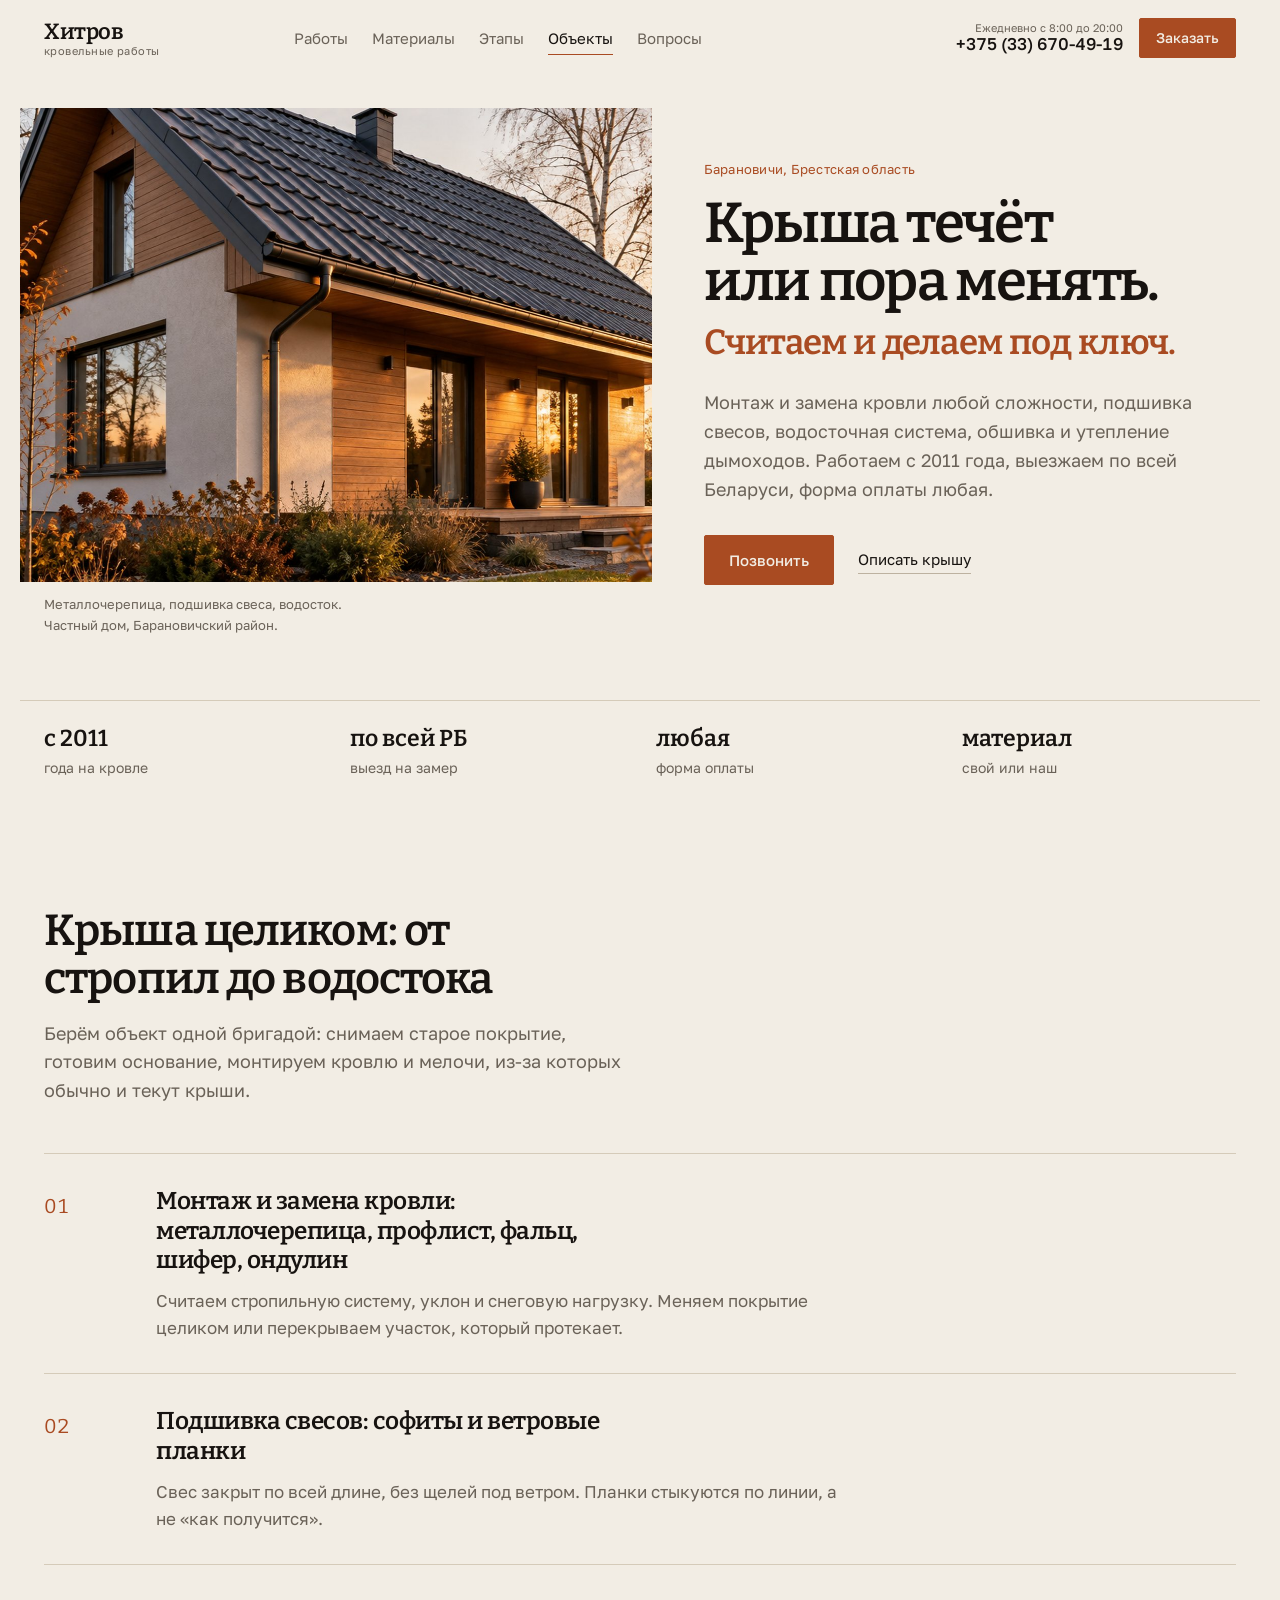
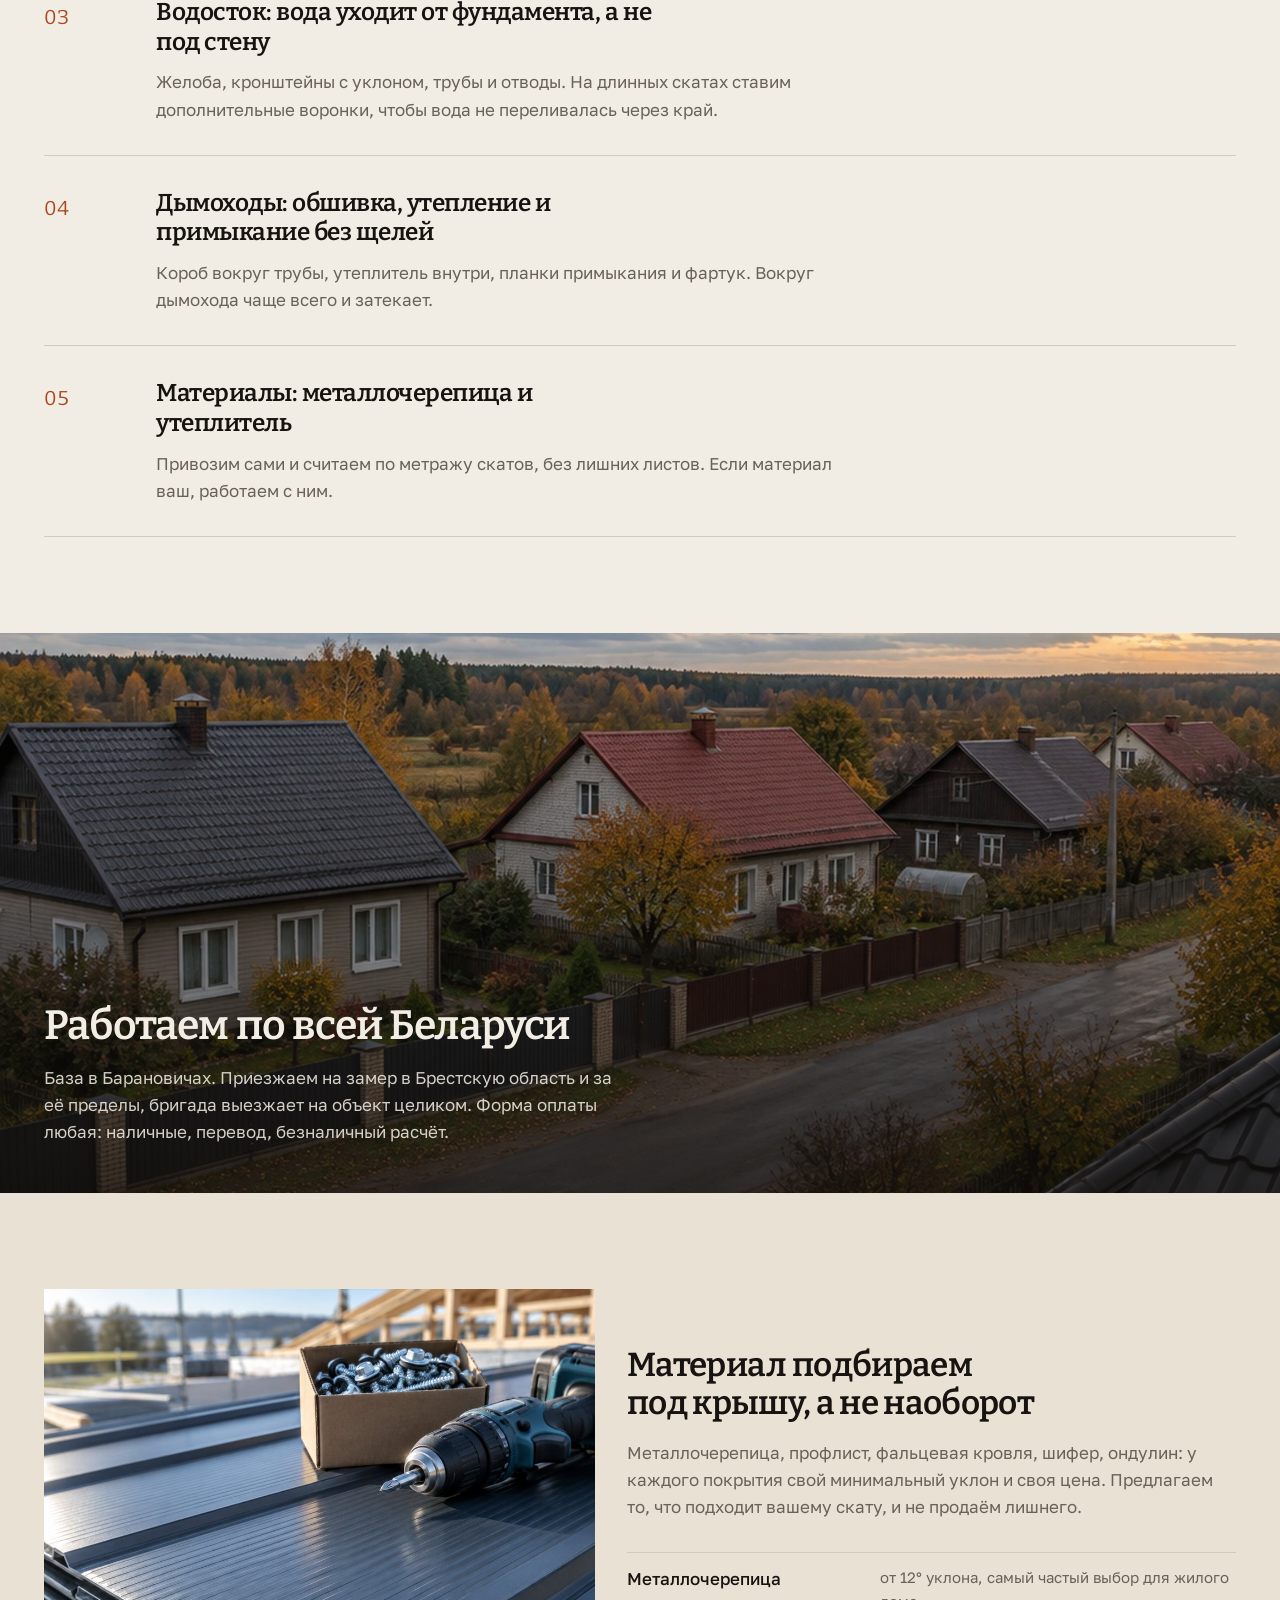
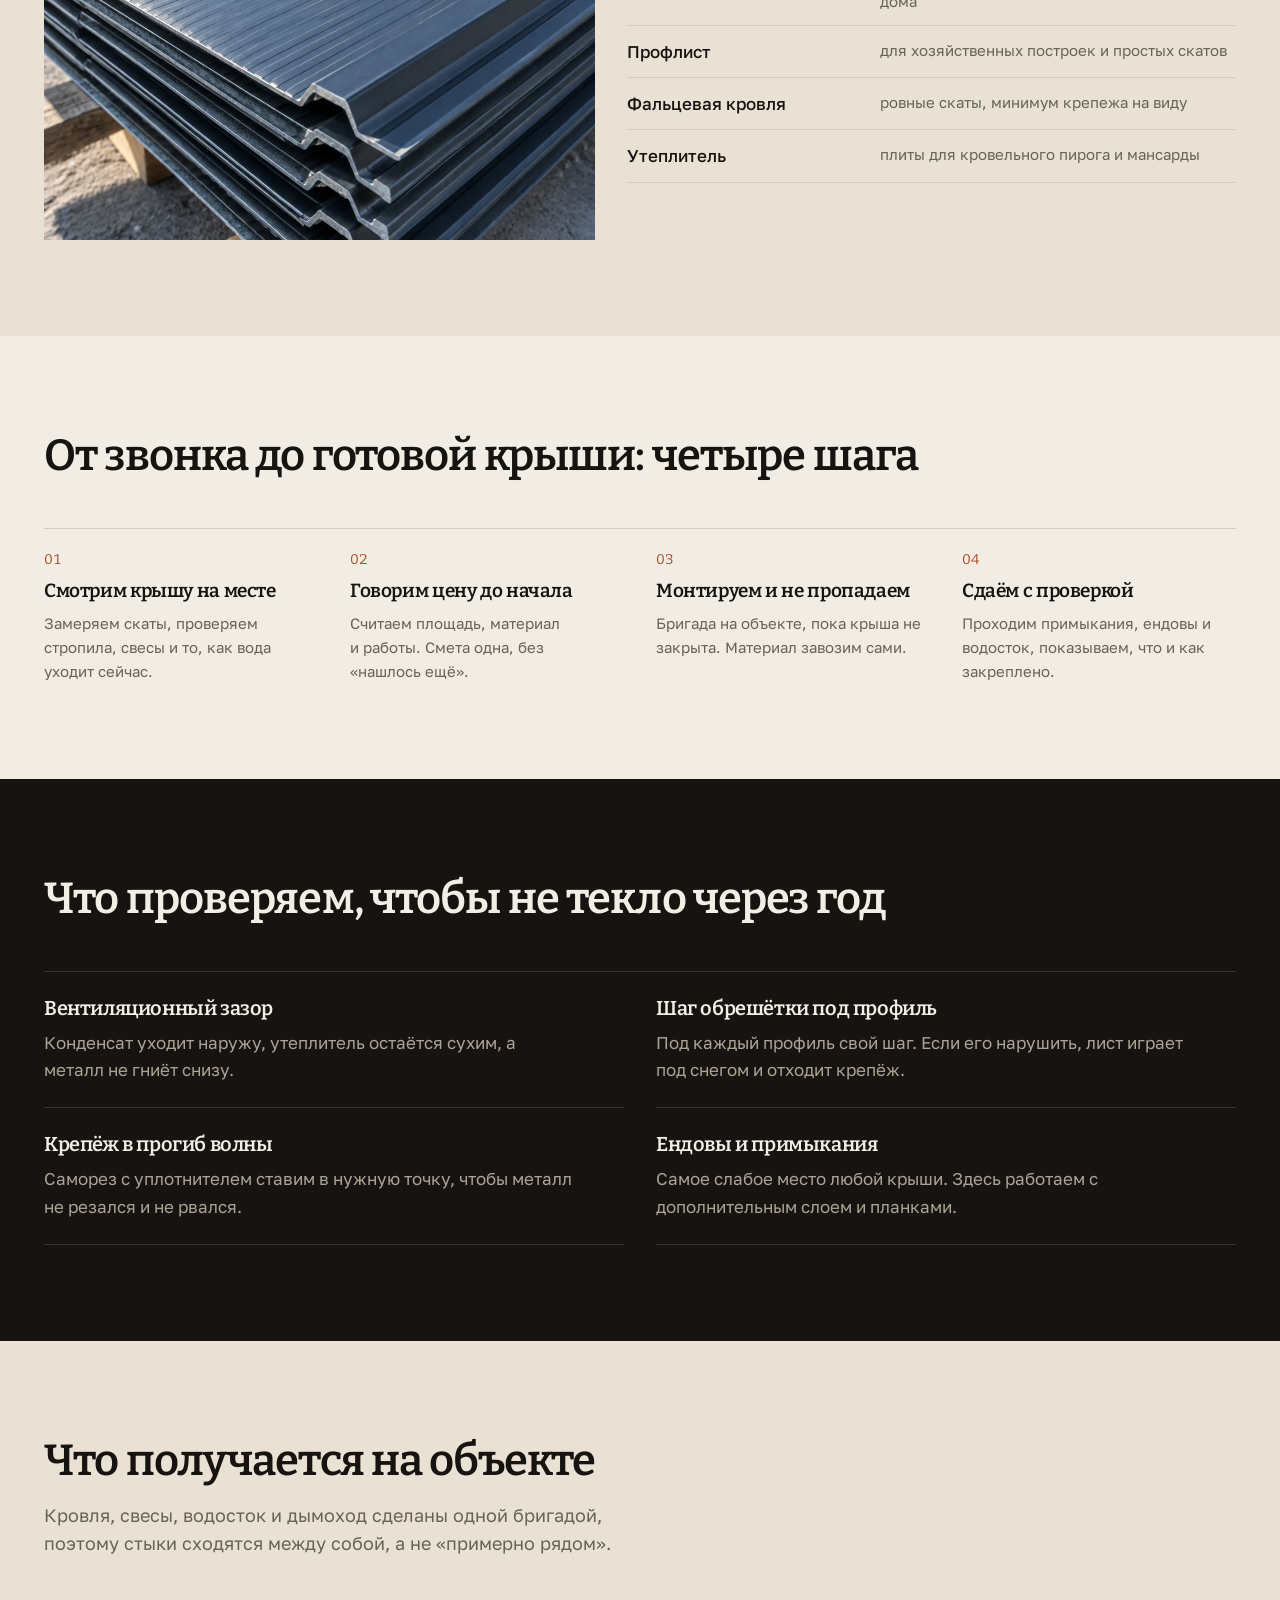
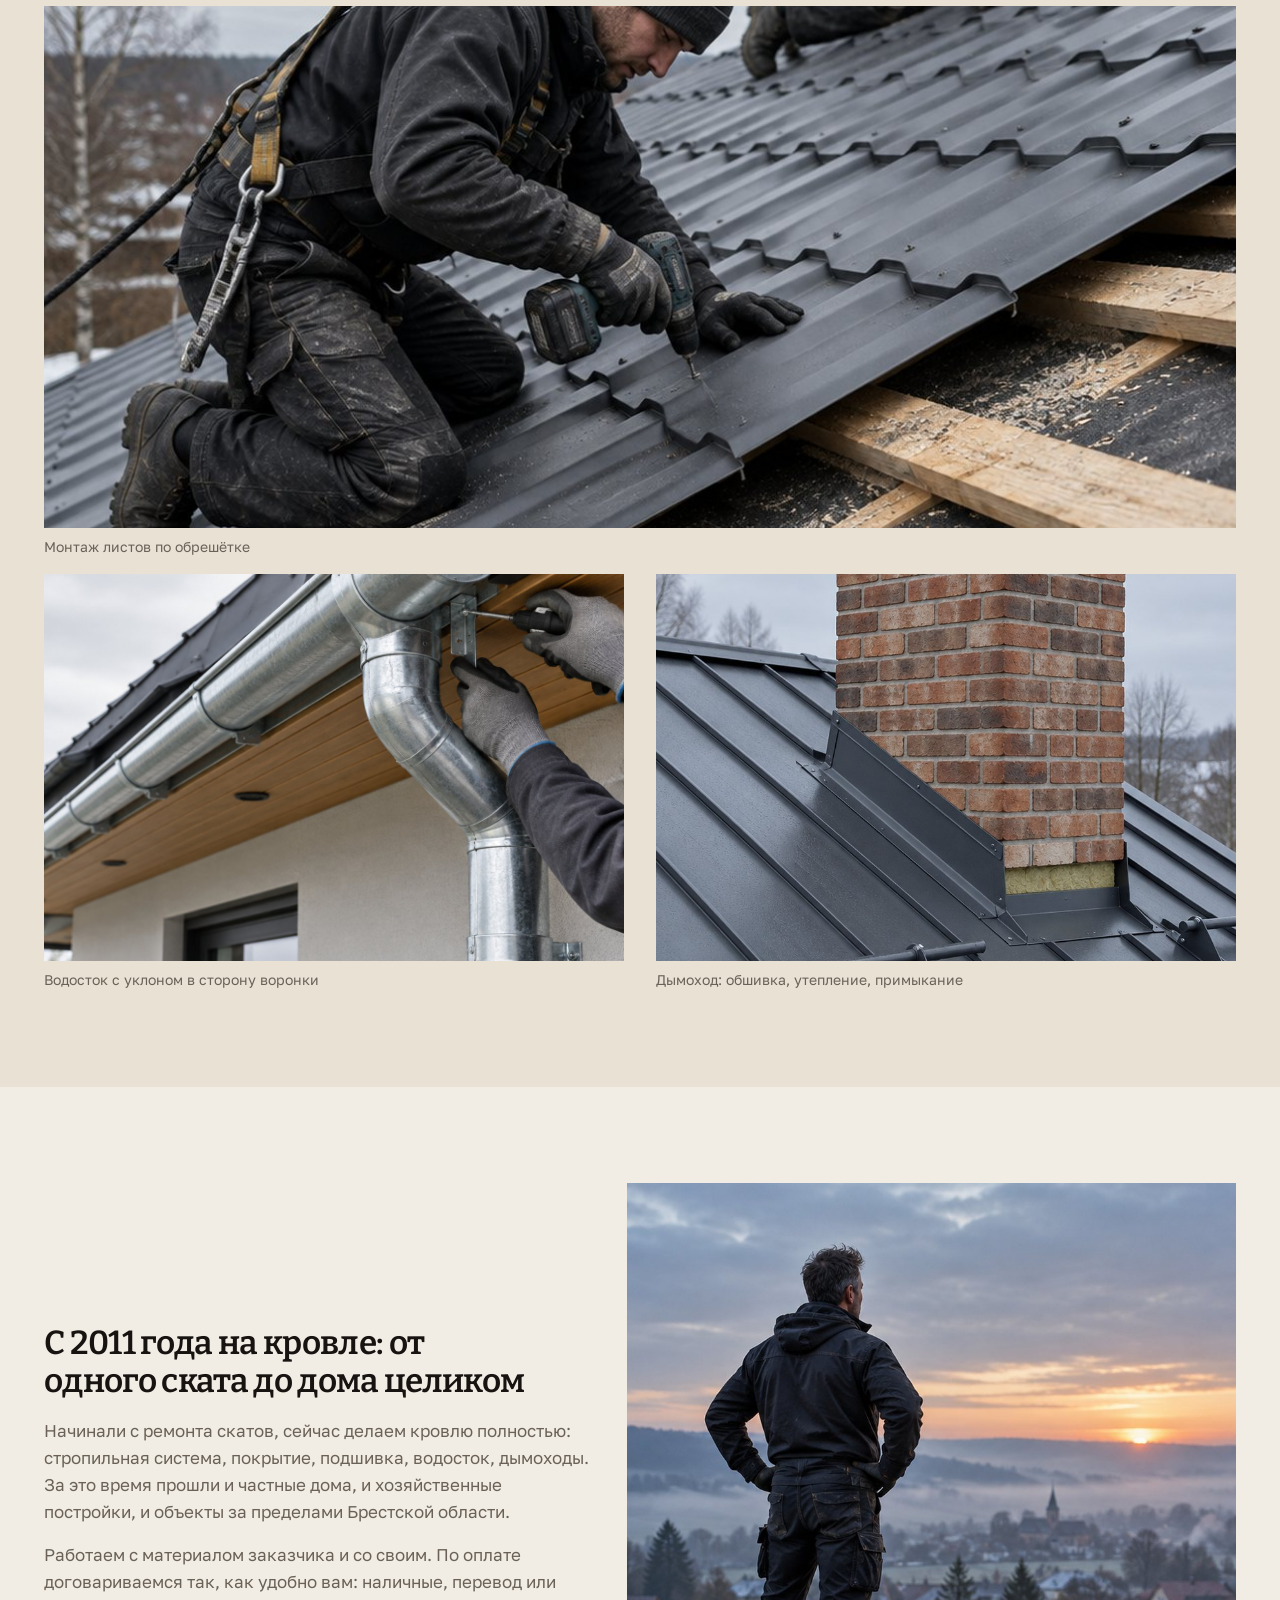
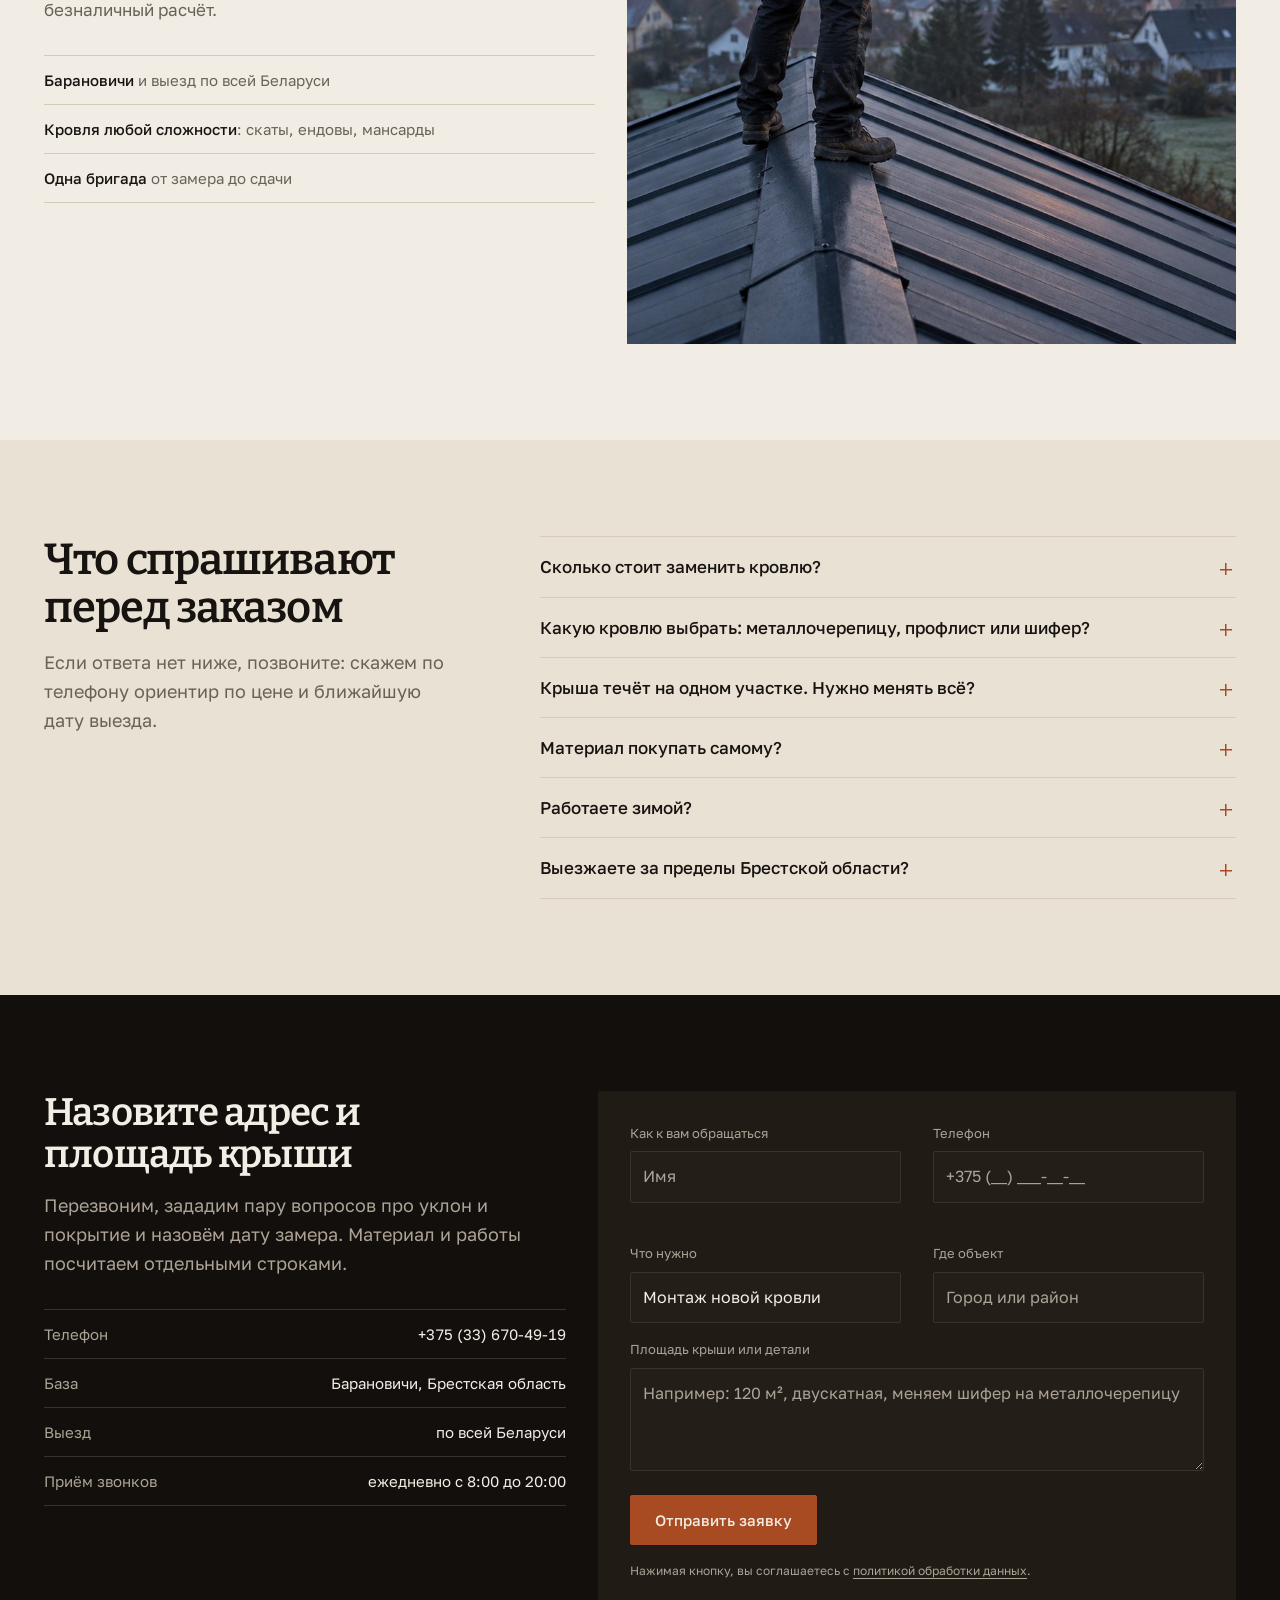
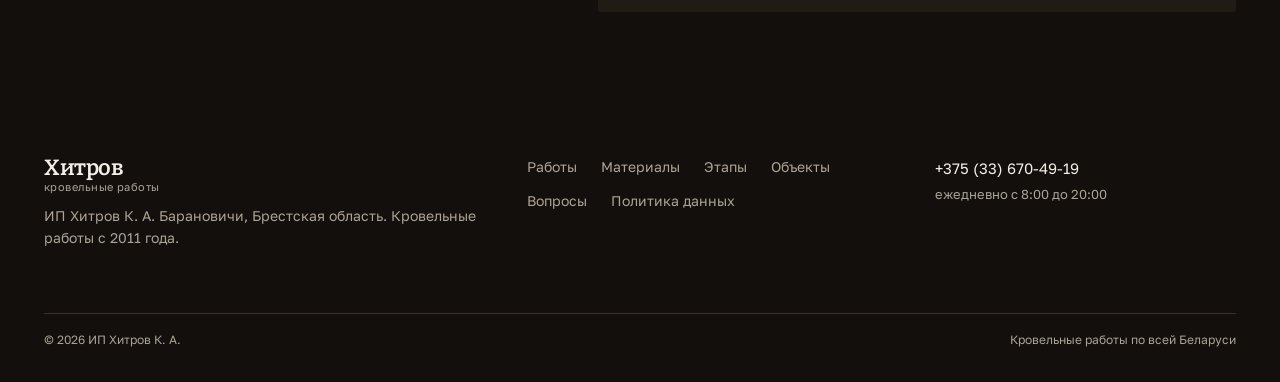
<file: index.html>
<!doctype html>
<html lang="ru">
<head>
<meta charset="utf-8">
<meta name="viewport" content="width=device-width, initial-scale=1">
<title>Кровельные работы в Барановичах: монтаж и замена кровли | ИП Хитров</title>
<meta name="description" content="Монтаж и замена кровли, подшивка свесов, водосточные системы, обшивка и утепление дымоходов. Металлочерепица и утеплитель. Работаем с 2011 года по всей Беларуси. Барановичи, +375 (33) 670-49-19.">
<meta name="keywords" content="кровельные работы, монтаж кровли, замена кровли, кровля под ключ, металлочерепица, кровля из профлиста, фальцевая кровля, шифер, ондулин, кровельщик Барановичи">
<link rel="canonical" href="https://romjjjke.github.io/hitrov/">
<meta name="theme-color" content="#171310">
<meta property="og:type" content="website">
<meta property="og:locale" content="ru_RU">
<meta property="og:site_name" content="ИП Хитров К. А.">
<meta property="og:title" content="Кровельные работы в Барановичах: монтаж и замена кровли">
<meta property="og:description" content="Кровля целиком: монтаж, подшивка, водосток, дымоходы. С 2011 года, по всей Беларуси.">
<meta property="og:url" content="https://romjjjke.github.io/hitrov/">
<meta property="og:image" content="https://romjjjke.github.io/hitrov/assets/img/house.jpg">
<meta name="twitter:card" content="summary_large_image">
<link rel="icon" href="favicon.svg" type="image/svg+xml">
<link rel="preconnect" href="https://fonts.googleapis.com">
<link rel="preconnect" href="https://fonts.gstatic.com" crossorigin>
<link rel="stylesheet" href="https://fonts.googleapis.com/css2?family=Bitter:wght@400;500;600&family=Golos+Text:wght@400;500;600&display=swap">
<script>document.documentElement.classList.add("js");</script>
<link rel="stylesheet" href="assets/css/style.css">
<script type="application/ld+json">
{
  "@context": "https://schema.org",
  "@type": "RoofingContractor",
  "@id": "https://romjjjke.github.io/hitrov/#business",
  "name": "ИП Хитров К. А.",
  "description": "Кровельные работы: монтаж и замена кровли, подшивка свесов, водосточные системы, обшивка и утепление дымоходов. Продажа металлочерепицы и утеплителя.",
  "telephone": "+375336704919",
  "url": "https://romjjjke.github.io/hitrov/",
  "image": "https://romjjjke.github.io/hitrov/assets/img/house.jpg",
  "foundingDate": "2011",
  "address": {
    "@type": "PostalAddress",
    "addressLocality": "Барановичи",
    "addressRegion": "Брестская область",
    "addressCountry": "BY"
  },
  "areaServed": { "@type": "Country", "name": "Беларусь" },
  "hasOfferCatalog": {
    "@type": "OfferCatalog",
    "name": "Кровельные работы",
    "itemListElement": [
      { "@type": "Offer", "itemOffered": { "@type": "Service", "name": "Монтаж и замена кровли" } },
      { "@type": "Offer", "itemOffered": { "@type": "Service", "name": "Подшивка свесов" } },
      { "@type": "Offer", "itemOffered": { "@type": "Service", "name": "Водосточные системы" } },
      { "@type": "Offer", "itemOffered": { "@type": "Service", "name": "Обшивка и утепление дымоходов" } }
    ]
  }
}
</script>
</head>
<body>

<a class="skip" href="#main">К содержимому</a>

<header class="header" id="header">
  <div class="header__inner">
    <a class="brand" href="#top">
      <span class="brand__name">Хитров</span>
      <span class="brand__role">кровельные работы</span>
    </a>
    <nav class="nav" id="nav" aria-label="Основная навигация">
      <a href="#rabota">Работы</a>
      <a href="#material">Материалы</a>
      <a href="#etapy">Этапы</a>
      <a href="#objekty">Объекты</a>
      <a href="#voprosy">Вопросы</a>
    </nav>
    <div class="header__actions">
      <a class="header__phone" href="tel:+375336704919">
        <span class="header__phone-label">Ежедневно с 8:00 до 20:00</span>
        <span class="header__phone-number">+375 (33) 670-49-19</span>
      </a>
      <a class="btn btn--accent btn--sm" href="#zayavka">Заказать</a>
      <button class="burger" id="burger" type="button" aria-label="Открыть меню" aria-expanded="false" aria-controls="menu">
        <span></span><span></span>
      </button>
    </div>
  </div>
</header>

<div class="menu" id="menu" aria-hidden="true">
  <div class="menu__inner">
    <p class="menu__label">Барановичи, Брестская область</p>
    <nav class="menu__nav" aria-label="Мобильная навигация">
      <a href="#rabota">Работы</a>
      <a href="#material">Материалы</a>
      <a href="#etapy">Этапы</a>
      <a href="#objekty">Объекты</a>
      <a href="#voprosy">Вопросы</a>
      <a href="#zayavka">Заявка</a>
    </nav>
    <div class="menu__foot">
      <a class="menu__phone" href="tel:+375336704919">+375 (33) 670-49-19</a>
      <span>Работаем по всей Беларуси</span>
    </div>
  </div>
</div>

<main id="main">

  <!-- HERO -->
  <section class="hero" id="top">
    <div class="hero__grid">
      <figure class="hero__media">
        <img src="assets/img/house.jpg" width="1400" height="933" alt="Частный дом с новой кровлей из металлочерепицы и водосточной системой" fetchpriority="high" decoding="async">
        <figcaption>Металлочерепица, подшивка свеса, водосток. Частный дом, Барановичский район.</figcaption>
      </figure>
      <div class="hero__copy">
        <p class="hero__place">Барановичи, Брестская область</p>
        <h1 class="hero__title">Крыша течёт<br>или пора менять.<br><span class="hero__title-accent">Считаем и делаем под ключ.</span></h1>
        <p class="hero__lede">
          Монтаж и замена кровли любой сложности, подшивка свесов, водосточная
          система, обшивка и утепление дымоходов. Работаем с 2011 года, выезжаем
          по всей Беларуси, форма оплаты любая.
        </p>
        <div class="hero__actions">
          <a class="btn btn--accent" href="tel:+375336704919">Позвонить</a>
          <a class="link-underline" href="#zayavka">Описать крышу</a>
        </div>
      </div>
    </div>
    <ul class="facts">
      <li><b>с 2011</b><span>года на кровле</span></li>
      <li><b>по всей РБ</b><span>выезд на замер</span></li>
      <li><b>любая</b><span>форма оплаты</span></li>
      <li><b>материал</b><span>свой или наш</span></li>
    </ul>
  </section>

  <!-- WORKS -->
  <section class="section" id="rabota">
    <div class="wrap">
      <div class="section__head">
        <h2 class="section__title">Крыша целиком: от стропил до водостока</h2>
        <p class="section__intro">
          Берём объект одной бригадой: снимаем старое покрытие, готовим основание,
          монтируем кровлю и мелочи, из-за которых обычно и текут крыши.
        </p>
      </div>

      <ol class="works">
        <li class="works__item">
          <span class="works__num">01</span>
          <div class="works__body">
            <h3>Монтаж и замена кровли: металлочерепица, профлист, фальц, шифер, ондулин</h3>
            <p>Считаем стропильную систему, уклон и снеговую нагрузку. Меняем покрытие
              целиком или перекрываем участок, который протекает.</p>
          </div>
        </li>
        <li class="works__item">
          <span class="works__num">02</span>
          <div class="works__body">
            <h3>Подшивка свесов: софиты и ветровые планки</h3>
            <p>Свес закрыт по всей длине, без щелей под ветром. Планки стыкуются по
              линии, а не «как получится».</p>
          </div>
        </li>
        <li class="works__item">
          <span class="works__num">03</span>
          <div class="works__body">
            <h3>Водосток: вода уходит от фундамента, а не под стену</h3>
            <p>Желоба, кронштейны с уклоном, трубы и отводы. На длинных скатах ставим
              дополнительные воронки, чтобы вода не переливалась через край.</p>
          </div>
        </li>
        <li class="works__item">
          <span class="works__num">04</span>
          <div class="works__body">
            <h3>Дымоходы: обшивка, утепление и примыкание без щелей</h3>
            <p>Короб вокруг трубы, утеплитель внутри, планки примыкания и фартук.
              Вокруг дымохода чаще всего и затекает.</p>
          </div>
        </li>
        <li class="works__item">
          <span class="works__num">05</span>
          <div class="works__body">
            <h3>Материалы: металлочерепица и утеплитель</h3>
            <p>Привозим сами и считаем по метражу скатов, без лишних листов. Если
              материал ваш, работаем с ним.</p>
          </div>
        </li>
      </ol>
    </div>
  </section>

  <!-- BAND -->
  <section class="band" aria-labelledby="band-title">
    <img class="band__img" src="assets/img/street.jpg" width="1600" height="800" alt="Дома с новыми кровлями в Барановичском районе" loading="lazy" decoding="async">
    <div class="band__inner">
      <h2 class="band__title" id="band-title">Работаем по всей Беларуси</h2>
      <p class="band__text">
        База в Барановичах. Приезжаем на замер в Брестскую область и за её пределы,
        бригада выезжает на объект целиком. Форма оплаты любая: наличные, перевод,
        безналичный расчёт.
      </p>
    </div>
  </section>

  <!-- MATERIAL -->
  <section class="section section--tint" id="material">
    <div class="wrap split">
      <figure class="split__media">
        <img src="assets/img/sheets.jpg" width="1000" height="1000" alt="Листы металлочерепицы, саморезы и инструмент на объекте" loading="lazy" decoding="async">
      </figure>
      <div class="split__body">
        <h2 class="split__title">Материал подбираем под крышу, а не наоборот</h2>
        <p>
          Металлочерепица, профлист, фальцевая кровля, шифер, ондулин: у каждого
          покрытия свой минимальный уклон и своя цена. Предлагаем то, что подходит
          вашему скату, и не продаём лишнего.
        </p>
        <dl class="spec">
          <div><dt>Металлочерепица</dt><dd>от 12° уклона, самый частый выбор для жилого дома</dd></div>
          <div><dt>Профлист</dt><dd>для хозяйственных построек и простых скатов</dd></div>
          <div><dt>Фальцевая кровля</dt><dd>ровные скаты, минимум крепежа на виду</dd></div>
          <div><dt>Утеплитель</dt><dd>плиты для кровельного пирога и мансарды</dd></div>
        </dl>
      </div>
    </div>
  </section>

  <!-- STEPS -->
  <section class="section" id="etapy">
    <div class="wrap">
      <div class="section__head section__head--wide">
        <h2 class="section__title">От звонка до готовой крыши: четыре шага</h2>
      </div>
      <ol class="steps">
        <li class="step">
          <span class="step__num">01</span>
          <h3>Смотрим крышу на месте</h3>
          <p>Замеряем скаты, проверяем стропила, свесы и то, как вода уходит сейчас.</p>
        </li>
        <li class="step">
          <span class="step__num">02</span>
          <h3>Говорим цену до начала</h3>
          <p>Считаем площадь, материал и работы. Смета одна, без «нашлось ещё».</p>
        </li>
        <li class="step">
          <span class="step__num">03</span>
          <h3>Монтируем и не пропадаем</h3>
          <p>Бригада на объекте, пока крыша не закрыта. Материал завозим сами.</p>
        </li>
        <li class="step">
          <span class="step__num">04</span>
          <h3>Сдаём с проверкой</h3>
          <p>Проходим примыкания, ендовы и водосток, показываем, что и как закреплено.</p>
        </li>
      </ol>
    </div>
  </section>

  <!-- EXPERTISE -->
  <section class="section section--dark" id="kachestvo">
    <div class="wrap">
      <div class="section__head section__head--wide">
        <h2 class="section__title">Что проверяем, чтобы не текло через год</h2>
      </div>
      <ul class="rules">
        <li>
          <h3>Вентиляционный зазор</h3>
          <p>Конденсат уходит наружу, утеплитель остаётся сухим, а металл не гниёт снизу.</p>
        </li>
        <li>
          <h3>Шаг обрешётки под профиль</h3>
          <p>Под каждый профиль свой шаг. Если его нарушить, лист играет под снегом и отходит крепёж.</p>
        </li>
        <li>
          <h3>Крепёж в прогиб волны</h3>
          <p>Саморез с уплотнителем ставим в нужную точку, чтобы металл не резался и не рвался.</p>
        </li>
        <li>
          <h3>Ендовы и примыкания</h3>
          <p>Самое слабое место любой крыши. Здесь работаем с дополнительным слоем и планками.</p>
        </li>
      </ul>
    </div>
  </section>

  <!-- OBJECTS -->
  <section class="section section--tint" id="objekty">
    <div class="wrap">
      <div class="section__head">
        <h2 class="section__title">Что получается на объекте</h2>
        <p class="section__intro">
          Кровля, свесы, водосток и дымоход сделаны одной бригадой, поэтому стыки
          сходятся между собой, а не «примерно рядом».
        </p>
      </div>
      <div class="gallery">
        <figure class="gallery__item gallery__item--wide">
          <img src="assets/img/work.jpg" width="1200" height="800" alt="Монтаж листов металлочерепицы на скате" loading="lazy" decoding="async">
          <figcaption>Монтаж листов по обрешётке</figcaption>
        </figure>
        <figure class="gallery__item">
          <img src="assets/img/gutter.jpg" width="1200" height="800" alt="Водосточный жёлоб и кронштейны по свесу" loading="lazy" decoding="async">
          <figcaption>Водосток с уклоном в сторону воронки</figcaption>
        </figure>
        <figure class="gallery__item">
          <img src="assets/img/chimney.jpg" width="900" height="1125" alt="Дымоход, обшитый металлом и утеплённый" loading="lazy" decoding="async">
          <figcaption>Дымоход: обшивка, утепление, примыкание</figcaption>
        </figure>
      </div>
    </div>
  </section>

  <!-- ABOUT -->
  <section class="section" id="o-nas">
    <div class="wrap split split--reverse">
      <figure class="split__media split__media--portrait">
        <img src="assets/img/owner.jpg" width="900" height="1125" alt="Кровельщик на готовой крыше на рассвете" loading="lazy" decoding="async">
      </figure>
      <div class="split__body">
        <h2 class="split__title">С 2011 года на кровле: от одного ската до дома целиком</h2>
        <p>
          Начинали с ремонта скатов, сейчас делаем кровлю полностью: стропильная
          система, покрытие, подшивка, водосток, дымоходы. За это время прошли
          и частные дома, и хозяйственные постройки, и объекты за пределами
          Брестской области.
        </p>
        <p>
          Работаем с материалом заказчика и со своим. По оплате договариваемся
          так, как удобно вам: наличные, перевод или безналичный расчёт.
        </p>
        <ul class="about__list">
          <li><b>Барановичи</b> и выезд по всей Беларуси</li>
          <li><b>Кровля любой сложности</b>: скаты, ендовы, мансарды</li>
          <li><b>Одна бригада</b> от замера до сдачи</li>
        </ul>
      </div>
    </div>
  </section>

  <!-- FAQ -->
  <section class="section section--tint" id="voprosy">
    <div class="wrap faq">
      <div class="faq__head">
        <h2 class="section__title">Что спрашивают перед заказом</h2>
        <p class="section__intro">
          Если ответа нет ниже, позвоните: скажем по телефону ориентир по цене
          и ближайшую дату выезда.
        </p>
      </div>
      <div class="faq__list">
        <details class="faq__item">
          <summary>Сколько стоит заменить кровлю?</summary>
          <p>Считаем по площади скатов, выбранному покрытию и сложности: ендовы, мансардные
            окна, примыкания. Точную сумму называем после замера, по телефону даём ориентир.</p>
        </details>
        <details class="faq__item">
          <summary>Какую кровлю выбрать: металлочерепицу, профлист или шифер?</summary>
          <p>Зависит от уклона и бюджета. Для жилого дома чаще берут металлочерепицу,
            для построек профлист, шифер и ондулин дешевле в материале. На замере
            покажем варианты с ценами.</p>
        </details>
        <details class="faq__item">
          <summary>Крыша течёт на одном участке. Нужно менять всё?</summary>
          <p>Не всегда. Если стропила целые, можно перекрыть проблемный скат или участок
            у примыкания. Смотрим на месте и говорим, что даст результат.</p>
        </details>
        <details class="faq__item">
          <summary>Материал покупать самому?</summary>
          <p>Можем привезти свой: продаём металлочерепицу и утеплитель. Если материал уже
            куплен, работаем с ним.</p>
        </details>
        <details class="faq__item">
          <summary>Работаете зимой?</summary>
          <p>Кровельные работы делаем и в холодный сезон, если позволяет погода и покрытие.
            Дату и условия обсуждаем на замере.</p>
        </details>
        <details class="faq__item">
          <summary>Выезжаете за пределы Брестской области?</summary>
          <p>Да, работаем по всей Беларуси. База в Барановичах, на замер и монтаж
            выезжаем бригадой.</p>
        </details>
      </div>
    </div>
  </section>

  <!-- CONTACT -->
  <section class="section section--ink" id="zayavka">
    <div class="wrap contact">
      <div class="contact__body">
        <h2 class="contact__title">Назовите адрес и площадь крыши</h2>
        <p class="section__intro">
          Перезвоним, зададим пару вопросов про уклон и покрытие и назовём дату
          замера. Материал и работы посчитаем отдельными строками.
        </p>
        <ul class="contact__meta">
          <li><span>Телефон</span><a href="tel:+375336704919">+375 (33) 670-49-19</a></li>
          <li><span>База</span><span>Барановичи, Брестская область</span></li>
          <li><span>Выезд</span><span>по всей Беларуси</span></li>
          <li><span>Приём звонков</span><span>ежедневно с 8:00 до 20:00</span></li>
        </ul>
      </div>

      <form class="form" id="zayavka-form" novalidate>
        <div class="form__row">
          <label class="field">
            <span>Как к вам обращаться</span>
            <input type="text" name="name" autocomplete="name" placeholder="Имя" required>
            <em class="field__error" data-error-for="name"></em>
          </label>
          <label class="field">
            <span>Телефон</span>
            <input type="tel" name="phone" autocomplete="tel" placeholder="+375 (__) ___-__-__" required>
            <em class="field__error" data-error-for="phone"></em>
          </label>
        </div>
        <div class="form__row">
          <label class="field">
            <span>Что нужно</span>
            <select name="work">
              <option>Монтаж новой кровли</option>
              <option>Замена кровли</option>
              <option>Ремонт участка или примыкания</option>
              <option>Подшивка свесов</option>
              <option>Водосточная система</option>
              <option>Дымоход: обшивка и утепление</option>
              <option>Материал: металлочерепица, утеплитель</option>
            </select>
          </label>
          <label class="field">
            <span>Где объект</span>
            <input type="text" name="place" placeholder="Город или район">
          </label>
        </div>
        <label class="field">
          <span>Площадь крыши или детали</span>
          <textarea name="message" rows="3" placeholder="Например: 120 м², двускатная, меняем шифер на металлочерепицу"></textarea>
        </label>
        <button class="btn btn--accent form__submit" type="submit">Отправить заявку</button>
        <p class="form__note">
          Нажимая кнопку, вы соглашаетесь с <a href="politika.html">политикой обработки данных</a>.
        </p>
        <div class="form__success" id="form-success" hidden>
          <p><strong>Заявка готова.</strong> Выберите, как отправить её быстрее всего:</p>
          <div class="form__success-actions">
            <a class="btn btn--accent btn--sm" id="success-call" href="tel:+375336704919">Позвонить</a>
            <a class="btn btn--outline btn--sm" id="success-wa" href="#" target="_blank" rel="noopener">Отправить в WhatsApp</a>
          </div>
        </div>
      </form>
    </div>
  </section>
</main>

<footer class="footer">
  <div class="wrap footer__inner">
    <div class="footer__brand">
      <a class="brand brand--footer" href="#top">
        <span class="brand__name">Хитров</span>
        <span class="brand__role">кровельные работы</span>
      </a>
      <p>ИП Хитров К. А. Барановичи, Брестская область. Кровельные работы с 2011 года.</p>
    </div>
    <nav class="footer__nav" aria-label="Навигация в подвале">
      <a href="#rabota">Работы</a>
      <a href="#material">Материалы</a>
      <a href="#etapy">Этапы</a>
      <a href="#objekty">Объекты</a>
      <a href="#voprosy">Вопросы</a>
      <a href="politika.html">Политика данных</a>
    </nav>
    <div class="footer__contact">
      <a href="tel:+375336704919">+375 (33) 670-49-19</a>
      <span>ежедневно с 8:00 до 20:00</span>
    </div>
    <p class="footer__bottom">
      <span>© <span id="year">2026</span> ИП Хитров К. А.</span>
      <span>Кровельные работы по всей Беларуси</span>
    </p>
  </div>
</footer>

<a class="fab" href="tel:+375336704919" id="fab">Позвонить</a>

<script src="assets/js/main.js" defer></script>
</body>
</html>
</file>
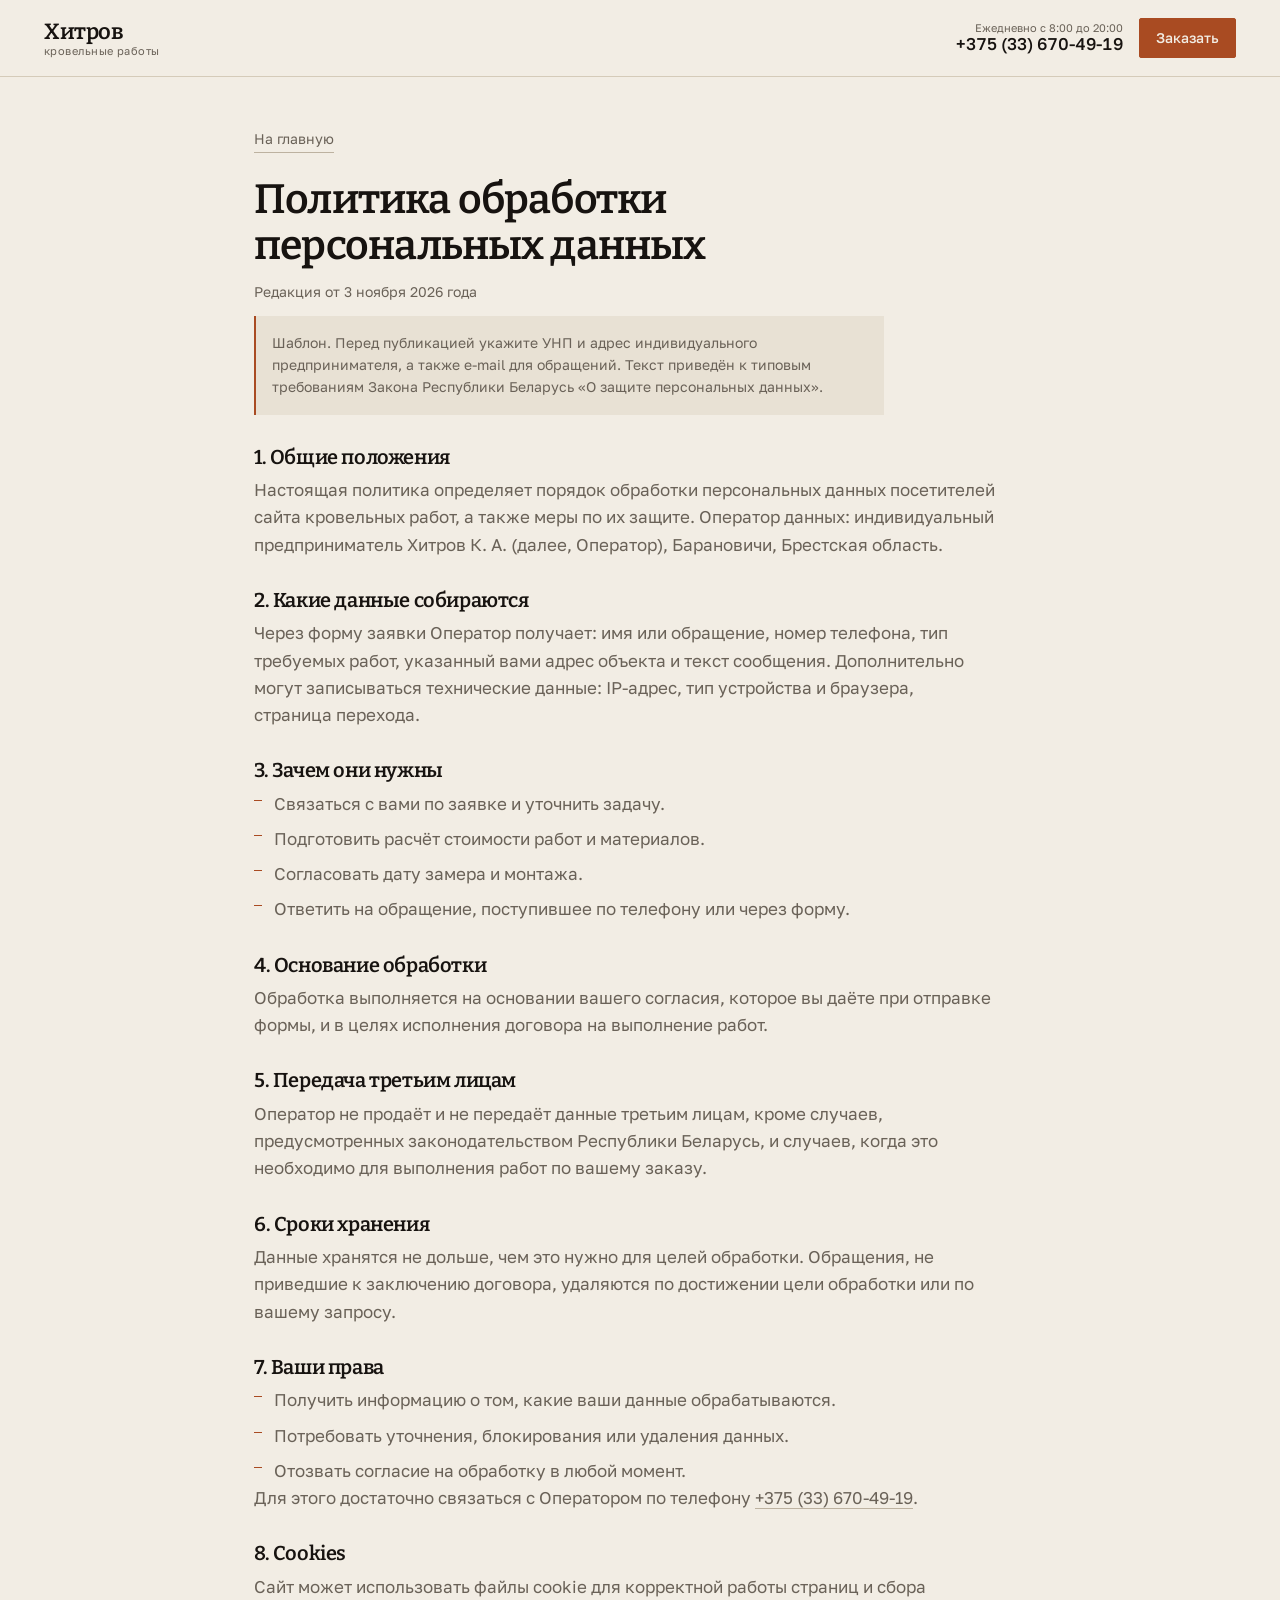
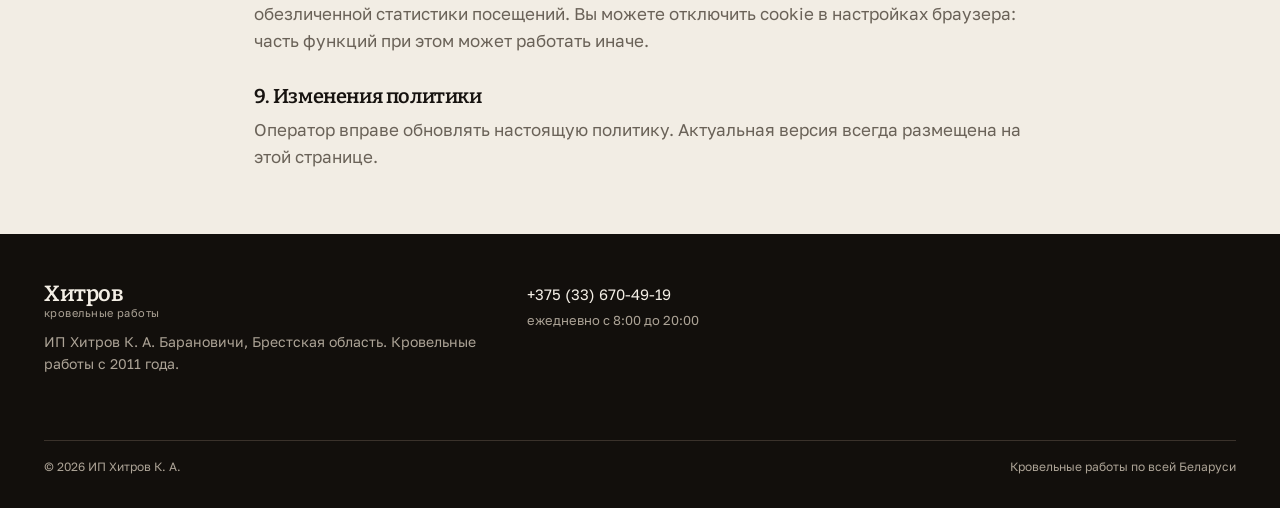
<file: politika.html>
<!doctype html>
<html lang="ru">
<head>
<meta charset="utf-8">
<meta name="viewport" content="width=device-width, initial-scale=1">
<title>Политика обработки персональных данных: ИП Хитров К. А.</title>
<meta name="description" content="Политика обработки персональных данных сайта кровельных работ ИП Хитров К. А., Барановичи.">
<meta name="robots" content="noindex, follow">
<link rel="canonical" href="https://romjjjke.github.io/hitrov/politika.html">
<meta name="theme-color" content="#171310">
<link rel="icon" href="favicon.svg" type="image/svg+xml">
<link rel="preconnect" href="https://fonts.googleapis.com">
<link rel="preconnect" href="https://fonts.gstatic.com" crossorigin>
<link rel="stylesheet" href="https://fonts.googleapis.com/css2?family=Bitter:wght@400;500;600&family=Golos+Text:wght@400;500;600&display=swap">
<link rel="stylesheet" href="assets/css/style.css">
</head>
<body>

<header class="header is-scrolled">
  <div class="header__inner">
    <a class="brand" href="index.html" aria-label="Хитров, кровельные работы, на главную">
      <span class="brand__name">Хитров</span>
      <span class="brand__role">кровельные работы</span>
    </a>
    <div class="header__actions">
      <a class="header__phone" href="tel:+375336704919">
        <span class="header__phone-label">Ежедневно с 8:00 до 20:00</span>
        <span class="header__phone-number">+375 (33) 670-49-19</span>
      </a>
      <a class="btn btn--accent btn--sm" href="index.html#zayavka">Заказать</a>
    </div>
  </div>
</header>

<main class="legal" id="main">
  <div class="wrap legal__inner">
    <a class="legal__back" href="index.html">На главную</a>
    <h1>Политика обработки персональных данных</h1>
    <p class="legal__date">Редакция от 3 ноября 2026 года</p>
    <p class="legal__note">
      Шаблон. Перед публикацией укажите УНП и адрес индивидуального предпринимателя,
      а также e-mail для обращений. Текст приведён к типовым требованиям Закона
      Республики Беларусь «О защите персональных данных».
    </p>

    <h2>1. Общие положения</h2>
    <p>Настоящая политика определяет порядок обработки персональных данных посетителей
      сайта кровельных работ, а также меры по их защите. Оператор данных: индивидуальный
      предприниматель Хитров К. А. (далее, Оператор), Барановичи, Брестская область.</p>

    <h2>2. Какие данные собираются</h2>
    <p>Через форму заявки Оператор получает: имя или обращение, номер телефона, тип
      требуемых работ, указанный вами адрес объекта и текст сообщения. Дополнительно
      могут записываться технические данные: IP-адрес, тип устройства и браузера,
      страница перехода.</p>

    <h2>3. Зачем они нужны</h2>
    <ul>
      <li>Связаться с вами по заявке и уточнить задачу.</li>
      <li>Подготовить расчёт стоимости работ и материалов.</li>
      <li>Согласовать дату замера и монтажа.</li>
      <li>Ответить на обращение, поступившее по телефону или через форму.</li>
    </ul>

    <h2>4. Основание обработки</h2>
    <p>Обработка выполняется на основании вашего согласия, которое вы даёте при
      отправке формы, и в целях исполнения договора на выполнение работ.</p>

    <h2>5. Передача третьим лицам</h2>
    <p>Оператор не продаёт и не передаёт данные третьим лицам, кроме случаев,
      предусмотренных законодательством Республики Беларусь, и случаев, когда это
      необходимо для выполнения работ по вашему заказу.</p>

    <h2>6. Сроки хранения</h2>
    <p>Данные хранятся не дольше, чем это нужно для целей обработки. Обращения,
      не приведшие к заключению договора, удаляются по достижении цели обработки
      или по вашему запросу.</p>

    <h2>7. Ваши права</h2>
    <ul>
      <li>Получить информацию о том, какие ваши данные обрабатываются.</li>
      <li>Потребовать уточнения, блокирования или удаления данных.</li>
      <li>Отозвать согласие на обработку в любой момент.</li>
    </ul>
    <p>Для этого достаточно связаться с Оператором по телефону
      <a href="tel:+375336704919">+375 (33) 670-49-19</a>.</p>

    <h2>8. Cookies</h2>
    <p>Сайт может использовать файлы cookie для корректной работы страниц и сбора
      обезличенной статистики посещений. Вы можете отключить cookie в настройках
      браузера: часть функций при этом может работать иначе.</p>

    <h2>9. Изменения политики</h2>
    <p>Оператор вправе обновлять настоящую политику. Актуальная версия всегда
      размещена на этой странице.</p>
  </div>
</main>

<footer class="footer">
  <div class="wrap footer__inner">
    <div class="footer__brand">
      <a class="brand brand--footer" href="index.html">
        <span class="brand__name">Хитров</span>
        <span class="brand__role">кровельные работы</span>
      </a>
      <p>ИП Хитров К. А. Барановичи, Брестская область. Кровельные работы с 2011 года.</p>
    </div>
    <div class="footer__contact">
      <a href="tel:+375336704919">+375 (33) 670-49-19</a>
      <span>ежедневно с 8:00 до 20:00</span>
    </div>
    <p class="footer__bottom">
      <span>© <span id="year">2026</span> ИП Хитров К. А.</span>
      <span>Кровельные работы по всей Беларуси</span>
    </p>
  </div>
</footer>

<script src="assets/js/main.js" defer></script>
</body>
</html>
</file>
<file: assets/css/style.css>
/* Hallmark · pre-emit critique: P5 H5 E5 S5 R4 V4 · weakest: R, only one accent hue used for numbers and CTA */
/* Хитров · кровельные работы · Барановичи */

/* ---------- 1. Tokens ---------- */
:root{
  --c-paper:#F2EDE4;
  --c-tint:#E8E1D4;
  --c-ink:#171310;
  --c-ink-2:#211B16;
  --c-deep:#120F0C;
  --c-field:#241E19;
  --c-line:#D5CBB9;
  --c-line-strong:#BDB2A0;
  --c-line-dark:#3A322B;
  --c-on-dark:#F3EEE5;
  --c-on-dark-muted:#ACA396;
  --c-muted:#6A6258;
  --c-accent:#A94B22;
  --c-accent-light:#E4A276;
  --c-accent-soft:#EFCDB8;
  --c-danger:#C2564A;
  --c-deep-0:rgba(18,15,12,0);
  --c-deep-70:rgba(18,15,12,.72);
  --c-shadow:rgba(23,19,16,.35);

  --font-display:"Bitter",Georgia,serif;
  --font-body:"Golos Text",-apple-system,BlinkMacSystemFont,"Segoe UI",sans-serif;

  --s-1:4px; --s-2:8px; --s-3:12px; --s-4:16px; --s-5:20px; --s-6:24px;
  --s-7:28px; --s-8:32px; --s-10:40px; --s-12:48px; --s-14:56px;
  --s-16:64px; --s-20:80px; --s-24:96px; --s-30:120px;

  --pad:24px;
  --wrap:1240px;
  --col-gap:var(--s-8);
  --header-h:76px;
  --ease:cubic-bezier(.22,.61,.36,1);
}

/* ---------- 2. Reset ---------- */
*,*::before,*::after{box-sizing:border-box}
html{
  -webkit-text-size-adjust:100%;
  scroll-behavior:smooth;
  scroll-padding-top:calc(var(--header-h) + var(--s-4));
  overflow-x:clip;
}
body{
  margin:0;
  overflow-x:clip;
  background:var(--c-paper);
  color:var(--c-ink);
  font-family:var(--font-body);
  font-size:17px;
  line-height:1.6;
  font-feature-settings:"liga" 1;
  -webkit-font-smoothing:antialiased;
}
h1,h2,h3,h4,p,figure,blockquote,dl,dd{margin:0}
ul,ol{margin:0;padding:0;list-style:none}
img{display:block;max-width:100%;height:auto}
a{color:inherit;text-decoration:none}
button{font:inherit;color:inherit;background:none;border:0;padding:0;cursor:pointer}
input,select,textarea{font:inherit;color:inherit}

/* ---------- 3. Type ---------- */
h1,h2,h3{font-family:var(--font-display);font-weight:600;letter-spacing:-.02em;line-height:1.08}
h1,h2{text-wrap:balance}
p{text-wrap:pretty}
.section__title{font-size:clamp(28px,3.4vw,46px);line-height:1.1}
.section__intro{
  margin-top:var(--s-4);
  max-width:54ch;
  color:var(--c-muted);
  font-size:clamp(16px,.4vw + 14px,18px);
}
.section--dark .section__intro,
.section--ink .section__intro{color:var(--c-on-dark-muted)}

/* ---------- 4. Layout ---------- */
.wrap{width:100%;max-width:var(--wrap);margin-inline:auto;padding-inline:var(--pad)}
.section{padding-block:clamp(var(--s-16),8vw,var(--s-24))}
.section--tint{background:var(--c-tint)}
.section--dark{background:var(--c-ink);color:var(--c-on-dark)}
.section--ink{background:var(--c-deep);color:var(--c-on-dark)}
.section__head{max-width:760px;margin-bottom:clamp(var(--s-8),5vw,var(--s-12))}
.section__head--wide{max-width:none}

/* ---------- 5. Header ---------- */
.header{
  position:fixed;inset:0 0 auto 0;z-index:100;
  background:var(--c-paper);
  border-bottom:1px solid transparent;
  transition:border-color .3s var(--ease),background-color .3s var(--ease);
}
.header.is-scrolled{border-bottom-color:var(--c-line)}
.header__inner{
  display:flex;align-items:center;gap:var(--s-4);
  max-width:var(--wrap);margin-inline:auto;padding:var(--s-3) var(--pad);
  min-height:var(--header-h);
}
.brand{display:flex;flex-direction:column;line-height:1.05}
.brand__name{
  font-family:var(--font-display);font-weight:600;font-size:22px;letter-spacing:-.02em;
}
.brand__role{font-size:11px;color:var(--c-muted);letter-spacing:.04em;margin-top:2px}
.nav{display:flex;gap:var(--s-6);margin-inline:auto}
.nav a{
  font-size:15px;color:var(--c-muted);
  padding-block:var(--s-1);
  border-bottom:1px solid transparent;
  transition:color .25s var(--ease),border-color .25s var(--ease);
}
.nav a:hover,.nav a.is-active{color:var(--c-ink);border-bottom-color:var(--c-accent)}
.nav a:active{color:var(--c-accent)}
.header__actions{display:flex;align-items:center;gap:var(--s-4);margin-left:auto}
.header__phone{display:flex;flex-direction:column;align-items:flex-end;line-height:1.2}
.header__phone-label{font-size:11px;color:var(--c-muted)}
.header__phone-number{font-size:17px;font-weight:500;font-variant-numeric:tabular-nums}
.header__phone:hover .header__phone-number{color:var(--c-accent)}
.header__phone:active .header__phone-number{color:var(--c-accent)}
.burger{display:none;width:44px;height:44px;position:relative;margin-left:var(--s-2)}
.burger span{position:absolute;left:11px;right:11px;height:1.5px;background:var(--c-ink)}
.burger span:nth-child(1){top:19px}
.burger span:nth-child(2){top:26px}
.burger[aria-expanded="true"] span:nth-child(1){top:22px;transform:rotate(45deg)}
.burger[aria-expanded="true"] span:nth-child(2){top:22px;transform:rotate(-45deg)}

/* ---------- 6. Buttons ---------- */
.btn{
  display:inline-flex;align-items:center;justify-content:center;
  padding:var(--s-3) var(--s-6);
  border-radius:2px;
  font-size:15px;font-weight:500;
  background:var(--c-ink);color:var(--c-paper);
  border:1px solid var(--c-ink);
  transition:background-color .25s var(--ease),color .25s var(--ease),border-color .25s var(--ease);
}
.btn:hover{background:var(--c-accent);border-color:var(--c-accent);color:var(--c-paper)}
.btn:active{background:var(--c-accent);border-color:var(--c-accent);color:var(--c-paper);transform:translateY(1px)}
.btn:focus-visible{outline:2px solid var(--c-accent);outline-offset:2px}
.btn--accent{background:var(--c-accent);border-color:var(--c-accent);color:var(--c-paper)}
.btn--accent:hover{background:var(--c-ink);border-color:var(--c-ink)}
.btn--accent:active{background:var(--c-ink);border-color:var(--c-ink)}
.btn--outline{background:transparent;color:var(--c-on-dark);border-color:var(--c-line-dark)}
.btn--outline:hover{background:var(--c-ink-2);border-color:var(--c-on-dark-muted);color:var(--c-on-dark)}
.btn--sm{padding:var(--s-2) var(--s-4);font-size:14px}
.btn:disabled{background:var(--c-line);border-color:var(--c-line);color:var(--c-ink);cursor:not-allowed}
.link-underline{
  font-size:15px;border-bottom:1px solid var(--c-line-strong);
  padding-bottom:2px;transition:border-color .25s var(--ease),color .25s var(--ease);
}
.link-underline:hover{color:var(--c-accent);border-color:var(--c-accent)}
.link-underline:active{color:var(--c-accent);border-color:var(--c-accent)}
.link-underline:focus-visible{outline:2px solid var(--c-accent);outline-offset:4px}

.skip{
  position:absolute;left:var(--s-4);top:-100px;z-index:200;
  background:var(--c-ink);color:var(--c-paper);padding:var(--s-3) var(--s-5);border-radius:2px;
}
.skip:focus{top:var(--s-4)}

/* ---------- 7. Hero ---------- */
.hero{padding-top:calc(var(--header-h) + var(--s-8));padding-bottom:0}
.hero__grid{
  display:grid;grid-template-columns:minmax(0,1.02fr) minmax(0,.98fr);
  max-width:var(--wrap);margin-inline:auto;
  align-items:center;
}
.hero__media{position:relative;margin:0}
.hero__media img{
  width:100%;
  aspect-ratio:4/3;
  object-fit:cover;
}
.hero__media figcaption{
  margin-top:var(--s-3);
  font-size:13px;color:var(--c-muted);
  padding-inline:var(--pad);
  max-width:44ch;
}
.hero__copy{padding:var(--s-12) var(--pad) var(--s-12) clamp(var(--s-6),4vw,var(--s-16))}
.hero__place{font-size:13px;color:var(--c-accent);letter-spacing:.02em}
.hero__title{
  margin-top:var(--s-4);
  font-size:clamp(34px,4.4vw,62px);
  line-height:1.02;
  letter-spacing:-.03em;
}
.hero__title-accent{
  display:block;
  margin-top:var(--s-3);
  font-size:.62em;
  line-height:1.2;
  color:var(--c-accent);
  letter-spacing:-.02em;
}
.hero__lede{
  margin-top:var(--s-6);
  max-width:46ch;
  color:var(--c-muted);
  font-size:clamp(16px,.4vw + 14px,18px);
}
.hero__actions{display:flex;align-items:center;gap:var(--s-6);margin-top:var(--s-8);flex-wrap:wrap}

.facts{
  display:grid;grid-template-columns:repeat(4,minmax(0,1fr));
  gap:var(--col-gap);
  max-width:var(--wrap);margin:clamp(var(--s-10),5vw,var(--s-16)) auto 0;
  padding:var(--s-6) var(--pad) var(--s-8);
  border-top:1px solid var(--c-line);
}
.facts li{display:flex;flex-direction:column;gap:var(--s-1)}
.facts b{font-family:var(--font-display);font-size:clamp(20px,1.8vw,26px);font-weight:600;line-height:1.2}
.facts span{font-size:14px;color:var(--c-muted)}

/* ---------- 8. Works ---------- */
.works{border-top:1px solid var(--c-line)}
.works__item{
  display:grid;grid-template-columns:88px minmax(0,1fr);
  gap:var(--s-6);
  padding-block:var(--s-8);
  border-bottom:1px solid var(--c-line);
}
.works__num{
  font-family:var(--font-display);
  font-size:20px;color:var(--c-accent);
  font-variant-numeric:tabular-nums;
  padding-top:var(--s-1);
}
.works__body h3{font-size:clamp(20px,1.9vw,27px);line-height:1.22;max-width:34ch}
.works__body p{margin-top:var(--s-3);color:var(--c-muted);max-width:62ch}

/* ---------- 9. Band ---------- */
.band{position:relative;isolation:isolate;color:var(--c-on-dark)}
.band__img{width:100%;height:clamp(360px,52vw,560px);object-fit:cover}
.band::after{
  content:"";position:absolute;inset:0;z-index:0;
  background:linear-gradient(180deg,var(--c-deep-0) 0%,var(--c-deep-70) 100%);
}
.band__inner{
  position:absolute;inset:auto 0 0 0;z-index:1;
  width:100%;max-width:var(--wrap);margin-inline:auto;
  padding:var(--s-12) var(--pad);
}
.band__title{font-size:clamp(26px,3.2vw,44px);line-height:1.1}
.band__text{margin-top:var(--s-4);max-width:52ch;color:var(--c-on-dark);opacity:.86}

/* ---------- 10. Split ---------- */
.split{
  display:grid;grid-template-columns:minmax(0,.95fr) minmax(0,1.05fr);
  gap:var(--col-gap);
  align-items:center;
}
.split--reverse .split__media{order:2}
.split__media{margin:0}
.split__media img{width:100%;aspect-ratio:1/1;object-fit:cover}
.split__media--portrait img{aspect-ratio:4/5}
.split__title{font-size:clamp(24px,2.6vw,36px);line-height:1.14}
.split__body p{margin-top:var(--s-4);color:var(--c-muted);max-width:58ch}
.spec{margin-top:var(--s-8);border-top:1px solid var(--c-line)}
.spec > div{
  display:grid;grid-template-columns:minmax(0,.8fr) minmax(0,1.2fr);
  gap:var(--s-4);
  padding-block:var(--s-3);
  border-bottom:1px solid var(--c-line);
}
.spec dt{font-weight:500}
.spec dd{margin:0;color:var(--c-muted);font-size:15px}

/* ---------- 11. Steps ---------- */
.steps{
  display:grid;grid-template-columns:repeat(4,minmax(0,1fr));
  gap:var(--col-gap);
  border-top:1px solid var(--c-line);
}
.step{padding-top:var(--s-5)}
.step__num{
  display:block;font-family:var(--font-display);font-size:14px;
  color:var(--c-accent);font-variant-numeric:tabular-nums;
}
.step h3{font-size:19px;margin-top:var(--s-2);line-height:1.25}
.step p{margin-top:var(--s-2);color:var(--c-muted);font-size:15px}

/* ---------- 12. Rules (dark) ---------- */
.rules{
  display:grid;grid-template-columns:repeat(2,minmax(0,1fr));
  gap:0 var(--col-gap);
  border-top:1px solid var(--c-line-dark);
}
.rules li{
  padding-block:var(--s-6);
  border-bottom:1px solid var(--c-line-dark);
}
.rules h3{font-size:20px;line-height:1.25;max-width:26ch}
.rules p{margin-top:var(--s-2);color:var(--c-on-dark-muted);max-width:48ch}

/* ---------- 13. Gallery ---------- */
.gallery{
  display:grid;grid-template-columns:repeat(2,minmax(0,1fr));
  gap:var(--s-4) var(--col-gap);
}
.gallery__item{margin:0}
.gallery__item--wide{grid-column:1 / -1}
.gallery__item img{width:100%;aspect-ratio:3/2;object-fit:cover}
.gallery__item--wide img{aspect-ratio:16/7}
.gallery__item figcaption{margin-top:var(--s-2);font-size:14px;color:var(--c-muted)}

/* ---------- 14. About ---------- */
.about__list{margin-top:var(--s-8);border-top:1px solid var(--c-line)}
.about__list li{
  padding-block:var(--s-3);
  border-bottom:1px solid var(--c-line);
  font-size:15px;color:var(--c-muted);
}
.about__list b{color:var(--c-ink);font-weight:500}

/* ---------- 15. FAQ ---------- */
.faq{display:grid;grid-template-columns:minmax(0,.8fr) minmax(0,1.2fr);gap:var(--col-gap)}
.faq__list{border-top:1px solid var(--c-line)}
.faq__item{border-bottom:1px solid var(--c-line)}
.faq__item summary{
  position:relative;
  cursor:pointer;list-style:none;
  padding:var(--s-4) var(--s-10) var(--s-4) 0;
  font-size:17px;font-weight:500;
  transition:color .2s var(--ease);
}
.faq__item summary::-webkit-details-marker{display:none}
.faq__item summary::after{
  content:"";position:absolute;right:var(--s-1);top:calc(var(--s-4) + 10px);
  width:12px;height:12px;
  background:
    linear-gradient(var(--c-accent),var(--c-accent)) center/12px 1.5px no-repeat,
    linear-gradient(var(--c-accent),var(--c-accent)) center/1.5px 12px no-repeat;
  transition:transform .25s var(--ease);
}
.faq__item[open] summary::after{transform:rotate(90deg)}
.faq__item summary:hover{color:var(--c-accent)}
.faq__item summary:active{color:var(--c-accent)}
.faq__item summary:focus-visible{outline:2px solid var(--c-accent);outline-offset:2px}
.faq__item p{padding:0 var(--s-10) var(--s-5) 0;color:var(--c-muted);max-width:58ch}

/* ---------- 16. Contact ---------- */
.contact{display:grid;grid-template-columns:minmax(0,.9fr) minmax(0,1.1fr);gap:var(--col-gap)}
.contact__title{font-size:clamp(26px,3vw,42px);line-height:1.1}
.contact__meta{margin-top:var(--s-8);border-top:1px solid var(--c-line-dark)}
.contact__meta li{
  display:flex;justify-content:space-between;gap:var(--s-4);
  padding-block:var(--s-3);
  border-bottom:1px solid var(--c-line-dark);
  font-size:15px;
}
.contact__meta li > span:first-child{color:var(--c-on-dark-muted)}
.contact__meta a{font-variant-numeric:tabular-nums}
.contact__meta a:hover{color:var(--c-accent-light)}

.form{
  display:flex;flex-direction:column;gap:var(--s-4);
  padding:clamp(var(--s-5),3vw,var(--s-8));
  background:var(--c-ink-2);
  border-radius:2px;
}
.form__row{display:grid;grid-template-columns:1fr 1fr;gap:var(--col-gap)}
.field{display:flex;flex-direction:column;gap:var(--s-2);font-size:13px;color:var(--c-on-dark-muted)}
.field input,.field select,.field textarea{
  width:100%;
  padding:var(--s-3) var(--s-3);
  background:var(--c-field);
  border:1px solid var(--c-line-dark);
  border-radius:2px;
  color:var(--c-on-dark);
  font-size:16px;
  transition:border-color .2s var(--ease);
}
.field input::placeholder,.field textarea::placeholder{color:var(--c-on-dark-muted)}
.field input:focus,.field select:focus,.field textarea:focus{
  outline:none;border-color:var(--c-accent-light);
}
.field input:focus-visible,.field select:focus-visible,.field textarea:focus-visible{
  outline:2px solid var(--c-accent-light);outline-offset:1px;
}
.field select{appearance:none;background-image:none}
.field textarea{resize:vertical;min-height:88px}
.field__error{font-style:normal;color:var(--c-accent-soft);font-size:12px;min-height:16px}
.form__submit{align-self:flex-start;margin-top:var(--s-2)}
.form__note{font-size:12px;color:var(--c-on-dark-muted)}
.form__note a{border-bottom:1px solid currentColor}
.form__note a:hover{color:var(--c-accent-light)}
.form__success{
  padding:var(--s-4);
  border:1px solid var(--c-accent-light);
  border-radius:2px;
  background:var(--c-deep);
}
.form__success strong{color:var(--c-accent-light);font-weight:500}
.form__success-actions{display:flex;gap:var(--s-3);margin-top:var(--s-4);flex-wrap:wrap}

/* ---------- 17. Footer ---------- */
.footer{background:var(--c-deep);color:var(--c-on-dark);padding-block:var(--s-12) var(--s-8)}
.footer__inner{display:grid;grid-template-columns:minmax(0,1.2fr) minmax(0,1fr) minmax(0,.8fr);gap:var(--col-gap)}
.brand--footer .brand__role{color:var(--c-on-dark-muted)}
.footer__brand p{margin-top:var(--s-3);font-size:14px;color:var(--c-on-dark-muted);max-width:48ch}
.footer__nav{display:flex;flex-wrap:wrap;gap:var(--s-3) var(--s-6);align-content:flex-start}
.footer__nav a{font-size:14px;color:var(--c-on-dark-muted)}
.footer__nav a:hover{color:var(--c-accent-light)}
.footer__contact{display:flex;flex-direction:column;gap:var(--s-1);font-size:15px}
.footer__contact span{color:var(--c-on-dark-muted);font-size:13px}
.footer__contact a:hover{color:var(--c-accent-light)}
.footer__bottom{
  grid-column:1 / -1;
  display:flex;justify-content:space-between;gap:var(--s-4);flex-wrap:wrap;
  margin-top:var(--s-8);padding-top:var(--s-4);
  border-top:1px solid var(--c-line-dark);
  font-size:12px;color:var(--c-on-dark-muted);
}

/* ---------- 18. Mobile menu ---------- */
.menu{
  position:fixed;inset:0;z-index:95;
  display:flex;flex-direction:column;justify-content:center;
  padding:calc(var(--header-h) + var(--s-8)) var(--pad) var(--s-8);
  background:var(--c-paper);
  opacity:0;visibility:hidden;
  transition:opacity .3s var(--ease),visibility .3s var(--ease);
}
.menu.is-open{opacity:1;visibility:visible}
.menu__inner{display:flex;flex-direction:column;gap:var(--s-6);max-width:var(--wrap);margin-inline:auto;width:100%}
.menu__label{font-size:13px;color:var(--c-muted)}
.menu__nav{display:flex;flex-direction:column;gap:var(--s-1)}
.menu__nav a{
  font-family:var(--font-display);font-size:clamp(26px,8vw,36px);
  padding-block:var(--s-2);border-bottom:1px solid var(--c-line);
}
.menu__nav a:hover{color:var(--c-accent)}
.menu__nav a:active{color:var(--c-accent)}
.menu__foot{display:flex;flex-direction:column;gap:var(--s-1);margin-top:var(--s-4)}
.menu__phone{font-size:20px;font-weight:500}
.menu__phone:hover{color:var(--c-accent)}
.menu__foot span{font-size:13px;color:var(--c-muted)}
body.nav-locked{overflow:hidden}

/* ---------- 19. FAB ---------- */
.fab{
  position:fixed;right:var(--s-4);bottom:var(--s-4);z-index:90;
  display:none;align-items:center;justify-content:center;
  padding:var(--s-3) var(--s-5);
  background:var(--c-accent);color:var(--c-paper);
  border-radius:2px;font-size:15px;font-weight:500;
  box-shadow:0 8px 24px -12px var(--c-shadow);
}
.fab:focus-visible{outline:2px solid var(--c-ink);outline-offset:2px}
.fab:active{background:var(--c-ink)}

/* ---------- 20. Motion ---------- */
@media (prefers-reduced-motion:no-preference){
  .hero__copy > *{animation:rise .8s var(--ease) both}
  .hero__copy > *:nth-child(2){animation-delay:.06s}
  .hero__copy > *:nth-child(3){animation-delay:.12s}
  .hero__copy > *:nth-child(4){animation-delay:.18s}
  .hero__media img{animation:reveal 1s var(--ease) both}
  @keyframes rise{from{opacity:0;transform:translateY(14px)}to{opacity:1;transform:none}}
  @keyframes reveal{from{opacity:0;clip-path:inset(0 0 12% 0)}to{opacity:1;clip-path:inset(0 0 0 0)}}

  @supports (animation-timeline:view()){
    .works__item,.step,.rules li,.gallery__item,.faq__item,.split__title,.spec > div{
      animation:rise linear both;
      animation-timeline:view();
      animation-range:entry 6% cover 26%;
    }
  }
}

/* ---------- 21. Responsive ---------- */
@media (max-width:1080px){
  .nav{display:none}
  .burger{display:block}
  .hero__grid{grid-template-columns:minmax(0,1fr)}
  .hero__copy{order:-1;padding:var(--s-6) var(--pad) var(--s-8)}
  .hero__media{order:1}
  .hero__media img{aspect-ratio:4/3}
  .hero__media figcaption{padding-inline:var(--pad)}
  .split__media img,.split__media--portrait img{aspect-ratio:4/3}
  .steps{grid-template-columns:repeat(2,minmax(0,1fr));row-gap:var(--s-8)}
  .faq{grid-template-columns:1fr}
  .contact{grid-template-columns:1fr}
  .split{grid-template-columns:minmax(0,1fr);gap:var(--col-gap)}
  .split--reverse .split__media{order:0}
  .footer__inner{grid-template-columns:1fr 1fr}
}
@media (max-width:720px){
  :root{--header-h:68px}
  .header__phone{display:none}
  .facts{grid-template-columns:repeat(2,minmax(0,1fr));row-gap:var(--s-6)}
  .works__item{grid-template-columns:1fr;gap:var(--s-2)}
  .works__num{font-size:16px}
  .rules{grid-template-columns:1fr}
  .gallery{grid-template-columns:minmax(0,1fr)}
  .gallery__item--wide img,.gallery__item img{aspect-ratio:4/3}
  .form__row{grid-template-columns:1fr}
  .footer__inner{grid-template-columns:1fr}
  .fab{display:inline-flex}
  .band__img{height:clamp(320px,70vw,420px)}
  .hero__media img{aspect-ratio:4/3}
}
@media (max-width:420px){
  .steps{grid-template-columns:1fr}
  .facts{grid-template-columns:1fr}
}

/* ---------- 22. Print ---------- */
@media print{
  .header,.menu,.fab,.form{display:none}
  body{background:var(--c-paper);color:var(--c-ink)}
}

/* ---------- 23. Legal ---------- */
.legal{padding-top:calc(var(--header-h) + var(--s-12));padding-bottom:var(--s-16)}
.legal__inner{max-width:820px}
.legal__back{display:inline-block;font-size:14px;color:var(--c-muted);border-bottom:1px solid var(--c-line-strong);padding-bottom:2px}
.legal__back:hover{color:var(--c-accent);border-color:var(--c-accent)}
.legal h1{font-size:clamp(28px,3.2vw,42px);margin-top:var(--s-6);line-height:1.12}
.legal__date{margin-top:var(--s-3);font-size:14px;color:var(--c-muted)}
.legal__note{
  margin-top:var(--s-6);padding:var(--s-4);
  border-left:2px solid var(--c-accent);
  background:var(--c-tint);
  font-size:14px;color:var(--c-muted);
}
.legal h2{font-size:20px;margin-top:var(--s-8);margin-bottom:var(--s-2)}
.legal p{color:var(--c-muted);max-width:70ch}
.legal p + p{margin-top:var(--s-3)}
.legal ul{margin-top:var(--s-2);display:flex;flex-direction:column;gap:var(--s-2)}
.legal li{position:relative;padding-left:var(--s-5);color:var(--c-muted)}
.legal li::before{content:"";position:absolute;left:0;top:10px;width:8px;height:1px;background:var(--c-accent)}
.legal a{border-bottom:1px solid var(--c-line-strong)}
.legal a:hover{color:var(--c-accent)}
</file>
